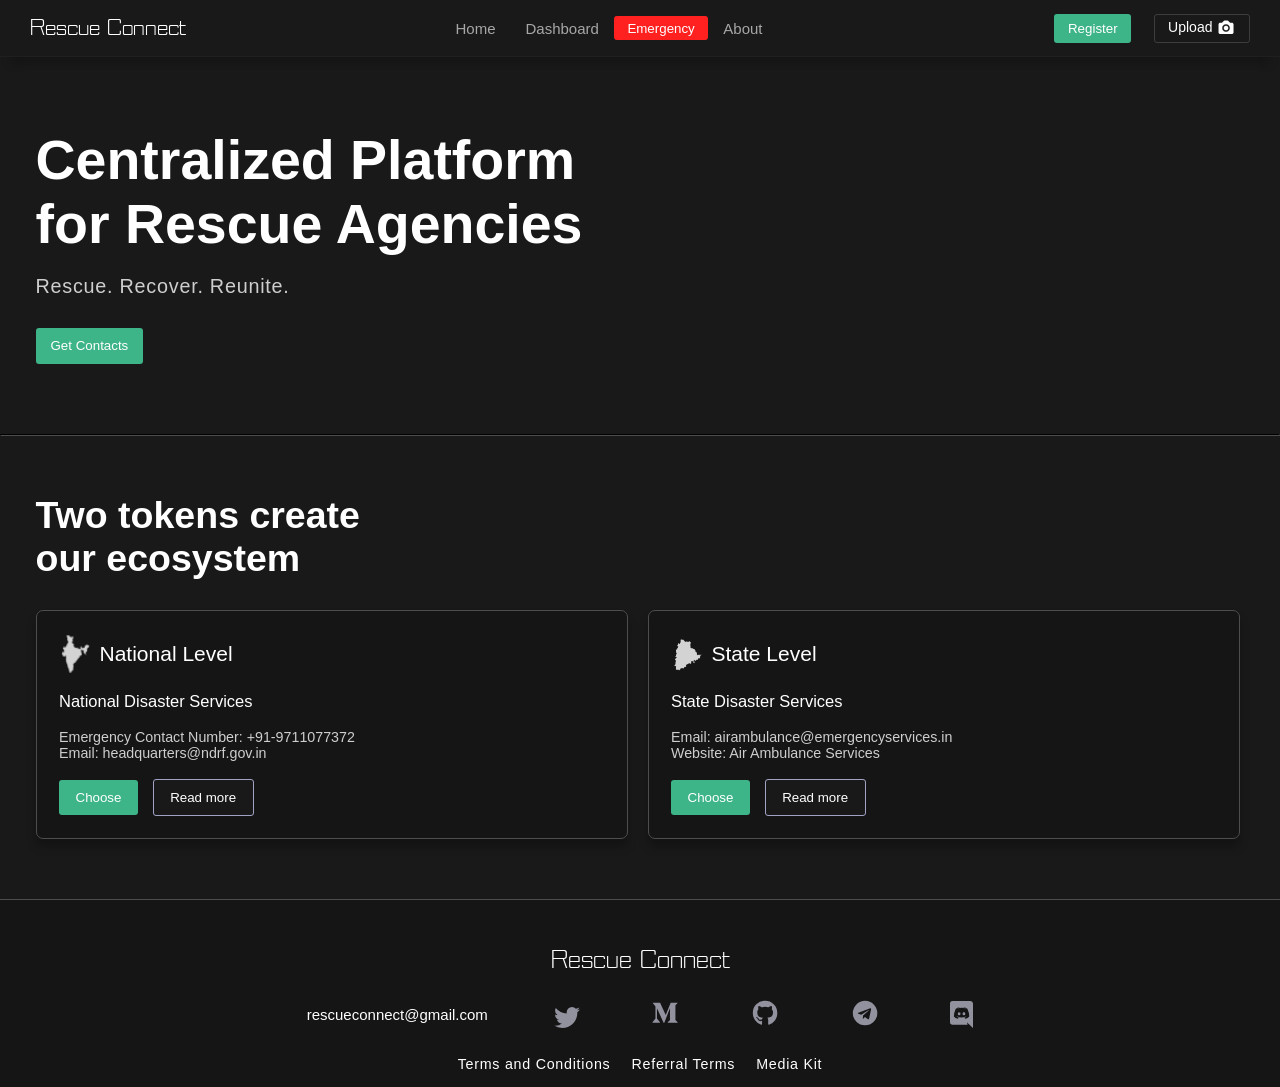
<file: index.html>
<!DOCTYPE html>
<html lang="en">

<head>
  <meta charset="UTF-8">
  <meta name="viewport" content="width=device-width, initial-scale=1.0">
  <title>Home | Rescue Connect</title>

  <link rel="icon" type="image/x-icon" href="./images/favicon.ico">

  <link rel="stylesheet" href="./styles/header.css">
  <link rel="stylesheet" href="./styles/footer.css">
  <link rel="stylesheet" href="./styles/general.css">
  <link rel="stylesheet" href="./styles/utility.css">

  <link rel="stylesheet" href="./styles/page/home.css">

  <script defer src="./script.js"></script>
</head>

<body>
  <header>
    <nav class="sidebar-nav">
      <div class="sidebar-head">
        <a href="./index.html">
          <span class="sidebar-logo-content">
            <span>Rescue Connect</span>
          </span>
        </a>
        <img class="close-menu" src="./images/header/close-menu.svg" alt="Close Sidebar">
      </div>
      <ul>
        <li class="home-link header-link">
          <a href="./index.html">Home</a>
        </li>
        <li class="dashboard-link header-link">
          <a href="./dashboard.html">Dashboard</a>
        </li>
        <li class="emergency-link header-link">
          <a href="./emergency.html">Emergency</a>
        </li>
        <li class="about-link header-link">
          <a href="./about.html">About</a>
        </li>
      </ul>
    </nav>

    <div class="header-left-section">
      <img class="nav-toggle-btn" src="./images/header/menu-hamburger.svg" alt="Menu Toggle">
      <a href="./index.html">
        <span class="header-logo-content">
          <span>Rescue Connect</span>
        </span>
      </a>
    </div>

    <nav class="header-nav">
      <ul>
        <li class="home-link header-link">
          <a href="./index.html">Home</a>
        </li>
        <li class="dashboard-link header-link">
          <a href="./dashboard.html">Dashboard</a>
        </li>
        <button class="primary-btn red-btn">
          <a href="./emergency.html">Emergency</a>
        </button>
        <li class="about-link header-link">
          <a href="./about.html">About</a>
        </li>
      </ul>
    </nav>

    <div class="header-right-section">
      <button class="trade-btn | primary-btn green-btn">
        Register
      </button>
      <button class="connect-btn-large connect-btn | primary-btn black-btn gray-btn">
        <span style="display: flex; gap: 5px;">
          <span style="font-size: 14px;">Upload</span>
          <img class="camera-img" src="./images/home/camera.png">
        </span>
      </button>
      <input type="file" id="camera-input" accept=" .pdf,.doc,.docx,.txt" hidden>
      <button class="connect-btn-small connect-btn | primary-btn black-btn gray-btn">
        <span style="display: flex; gap: 5px;">
          <span style="font-size: 14px;">Upload</span>
          <img class="camera-img" src="./images/home/camera.png">
        </span>
      </button>
    </div>
  </header>

  <main>
    <section class="main-section">
      <div class="container-1 container">
        <h2>Centralized Platform<br> for Rescue Agencies</h2>
        <p>Rescue. Recover. Reunite.</p>
        <button class="primary-btn green-btn home-btn">
          Get Contacts
        </button>
      </div>
    </section>

    <hr>

    <section class="token-section">
      <p class="token-section-heading container">Two tokens create <br> our ecosystem</p>
      <div class="container-1 container">
        <div class="card">
          <div class="card-head">
            <img src="images/india.png">
            <span>National Level</span>
          </div>
          <div class="card-options">
            <p class="card-description">
              National Disaster Services
            </p>
            <p class="card-apr">
              Emergency Contact Number: +91-9711077372
              <br>
              Email: headquarters@ndrf.gov.in
            </p>
            <div class="card-actions">
              <button class="primary-btn green-btn card-btn">Choose</button>
              <button class="primary-btn black-btn card-btn">Read more</button>
            </div>
          </div>
        </div>
        <div class="card">
          <div class="card-head">
            <img src="images/telangana.png">
            <span>State Level</span>
          </div>
          <div class="card-options">
            <p class="card-description">
              State Disaster Services
            </p>
            <p class="card-apr">
              Email: airambulance@emergencyservices.in
              <br>
              Website: Air Ambulance Services
            </p>
            <div class="card-actions">
              <button class="primary-btn green-btn card-btn">Choose</button>
              <button class="primary-btn black-btn card-btn">Read more</button>
            </div>
          </div>
        </div>
      </div>
    </section>
  </main>

  <footer>
    <div class="footer-logo">
      <span>Rescue Connect</span>
    </div>
    <div class="social-links">
      <a href="#">
        rescueconnect@gmail.com
      </a>
      <div>
        <a href="#">
          <img class="twitter-img" src="./images/social-icons/Twitter.svg">
        </a>
        <a href="#">
          <img class="medium-img" src="./images/social-icons/Medium.svg">
        </a>
        <a href="#">
          <img class="github-img" src="./images/social-icons/Github.svg">
        </a>
        <a href="#">
          <img class="telegram-img" src="./images/social-icons/Telegram.svg">
        </a>
        <a href="#">
          <img class="discord-img" src="./images/social-icons/Discord.svg">
        </a>
      </div>
    </div>
    <div class="other-links">
      <a href="">Terms and Conditions</a>
      <a href="">Referral Terms</a>
      <a href="">Media Kit</a>
    </div>
  </footer>
</body>

</html>
</file>
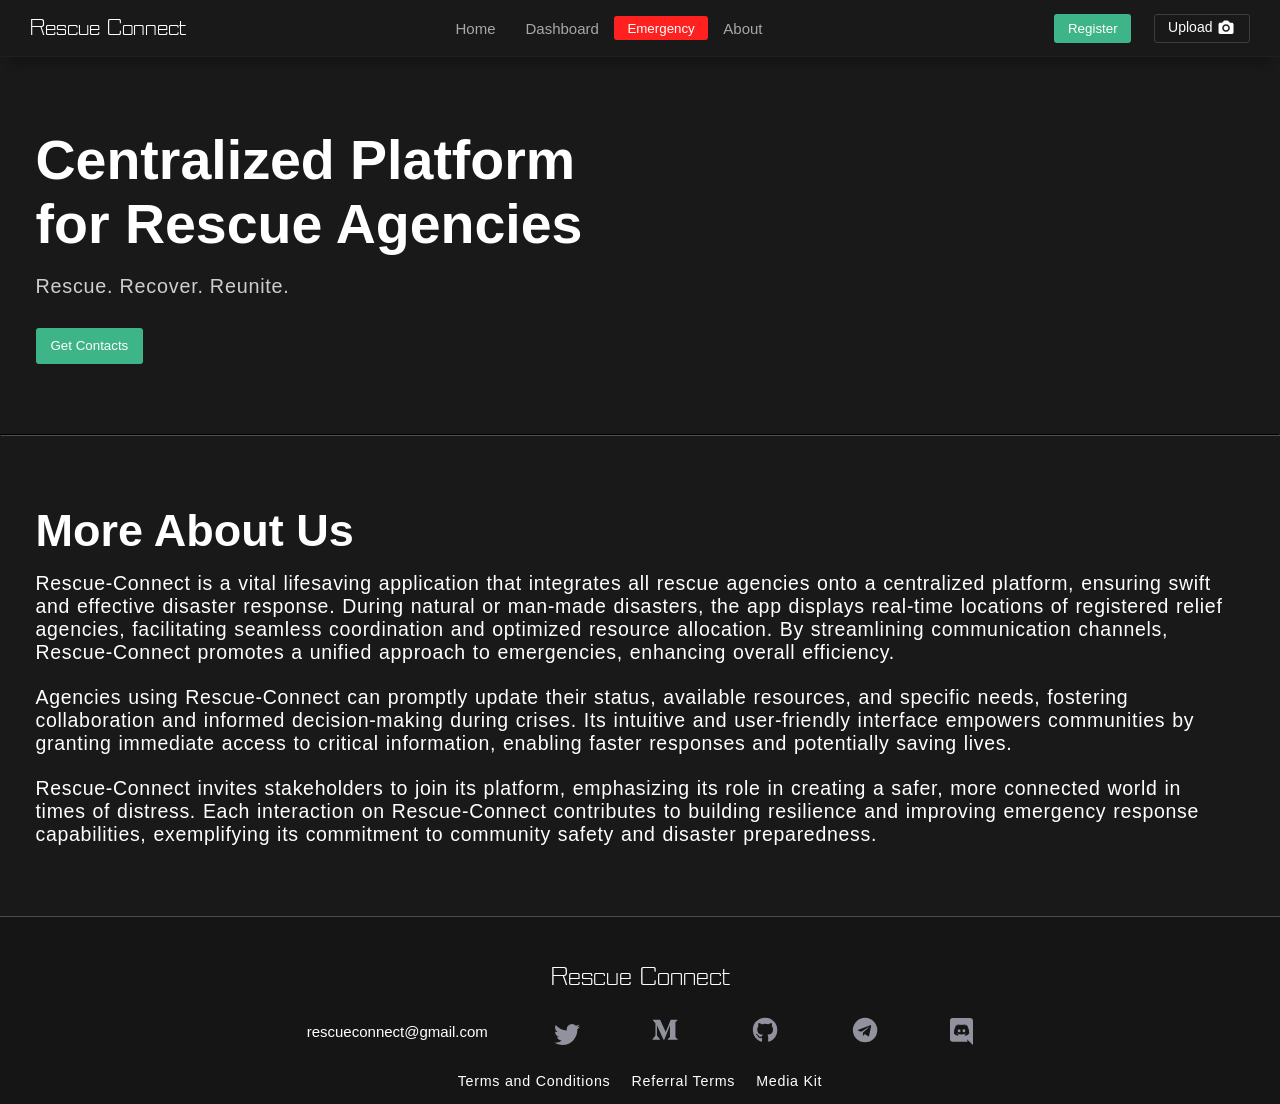
<file: about.html>
<!DOCTYPE html>
<html lang="en">

<head>
  <meta charset="UTF-8">
  <meta name="viewport" content="width=device-width, initial-scale=1.0">
  <title>About | Rescue Connect</title>

  <link rel="icon" type="image/x-icon" href="./images/favicon.ico">

  <link rel="stylesheet" href="./styles/header.css">
  <link rel="stylesheet" href="./styles/footer.css">
  <link rel="stylesheet" href="./styles/general.css">
  <link rel="stylesheet" href="./styles/utility.css">

  <link rel="stylesheet" href="./styles/page/home.css">
  <link rel="stylesheet" href="./styles/page/about.css">

  <script defer src="./script.js"></script>
</head>

<body>
  <header>
    <nav class="sidebar-nav">
      <div class="sidebar-head">
        <a href="./index.html">
          <span class="sidebar-logo-content">
            <span>Rescue Connect</span>
          </span>
        </a>
        <img class="close-menu" src="./images/header/close-menu.svg" alt="Close Sidebar">
      </div>
      <ul>
        <li class="home-link header-link">
          <a href="./index.html">Home</a>
        </li>
        <li class="dashboard-link header-link">
          <a href="./dashboard.html">Dashboard</a>
        </li>
        <li class="emergency-link header-link">
          <a href="./emergency.html">Emergency</a>
        </li>
        <li class="about-link header-link">
          <a href="./about.html">About</a>
        </li>
      </ul>
    </nav>

    <div class="header-left-section">
      <img class="nav-toggle-btn" src="./images/header/menu-hamburger.svg" alt="Menu">
      <a href="./index.html">
        <span class="header-logo-content">
          <span>Rescue Connect</span>
        </span>
      </a>
    </div>

    <nav class="header-nav">
      <ul>
        <li class="home-link header-link">
          <a href="./index.html">Home</a>
        </li>
        <li class="dashboard-link header-link">
          <a href="./dashboard.html">Dashboard</a>
        </li>
        <button class="primary-btn red-btn">
          <a href="./emergency.html">Emergency</a>
        </button>
        <li class="about-link header-link">
          <a href="./about.html">About</a>
        </li>
      </ul>
    </nav>

    <div class="header-right-section">
      <button class="trade-btn | primary-btn green-btn">
        Register
      </button>
      <button class="connect-btn-large connect-btn | primary-btn black-btn gray-btn">
        <span style="display: flex; gap: 5px;">
          <span style="font-size: 14px;">Upload</span>
          <img class="camera-img" src="./images/home/camera.png">
        </span>
      </button>
      <input type="file" id="camera-input" accept=" .pdf,.doc,.docx,.txt" hidden>
      <button class="connect-btn-small connect-btn | primary-btn black-btn gray-btn">
        <span style="display: flex; gap: 5px;">
          <span style="font-size: 14px;">Upload</span>
          <img class="camera-img" src="./images/home/camera.png">
        </span>
      </button>
    </div>
  </header>

  <main>
    <section class="main-section">
      <div class="container-1 container">
        <h2>Centralized Platform<br> for Rescue Agencies</h2>
        <p>Rescue. Recover. Reunite.</p>
        <button class="primary-btn green-btn home-btn">
          Get Contacts
        </button>
      </div>
    </section>

    <hr>

    <section class="main-section about-section">
      <div class="container-1 container">
        <h3>More About Us</h3>
        <div class="about-content">
          <div>
            Rescue-Connect is a vital lifesaving application that integrates all rescue agencies onto a centralized
            platform,
            ensuring swift and effective disaster response. During natural or man-made disasters, the app displays
            real-time
            locations of registered relief agencies, facilitating seamless coordination and optimized resource
            allocation. By
            streamlining communication channels, Rescue-Connect promotes a unified approach to emergencies, enhancing
            overall
            efficiency.
          </div>
          <div>
            Agencies using Rescue-Connect can promptly update their status, available resources, and specific needs,
            fostering
            collaboration and informed decision-making during crises. Its intuitive and user-friendly interface empowers
            communities
            by granting immediate access to critical information, enabling faster responses and potentially saving
            lives.
          </div>
          <div>
            Rescue-Connect invites stakeholders to join its platform, emphasizing its role in creating a safer, more
            connected world
            in times of distress. Each interaction on Rescue-Connect contributes to building resilience and improving
            emergency
            response capabilities, exemplifying its commitment to community safety and disaster preparedness.
          </div>
        </div>
      </div>

    </section>
  </main>

  <footer>
    <div class="footer-logo">
      <!-- <img src="images/romi-finance-logo.png" alt="Logo"> -->
      <span>Rescue Connect</span>
    </div>
    <div class="social-links">
      <a href="#">
        rescueconnect@gmail.com
      </a>
      <div>
        <a href="#">
          <img class="twitter-img" src="./images/social-icons/Twitter.svg">
        </a>
        <a href="#">
          <img class="medium-img" src="./images/social-icons/Medium.svg">
        </a>
        <a href="#">
          <img class="github-img" src="./images/social-icons/Github.svg">
        </a>
        <a href="#">
          <img class="telegram-img" src="./images/social-icons/Telegram.svg">
        </a>
        <a href="#">
          <img class="discord-img" src="./images/social-icons/Discord.svg">
        </a>
      </div>
    </div>
    <div class="other-links">
      <a href="">Terms and Conditions</a>
      <a href="">Referral Terms</a>
      <a href="">Media Kit</a>
    </div>
  </footer>
</body>

</html>
</file>
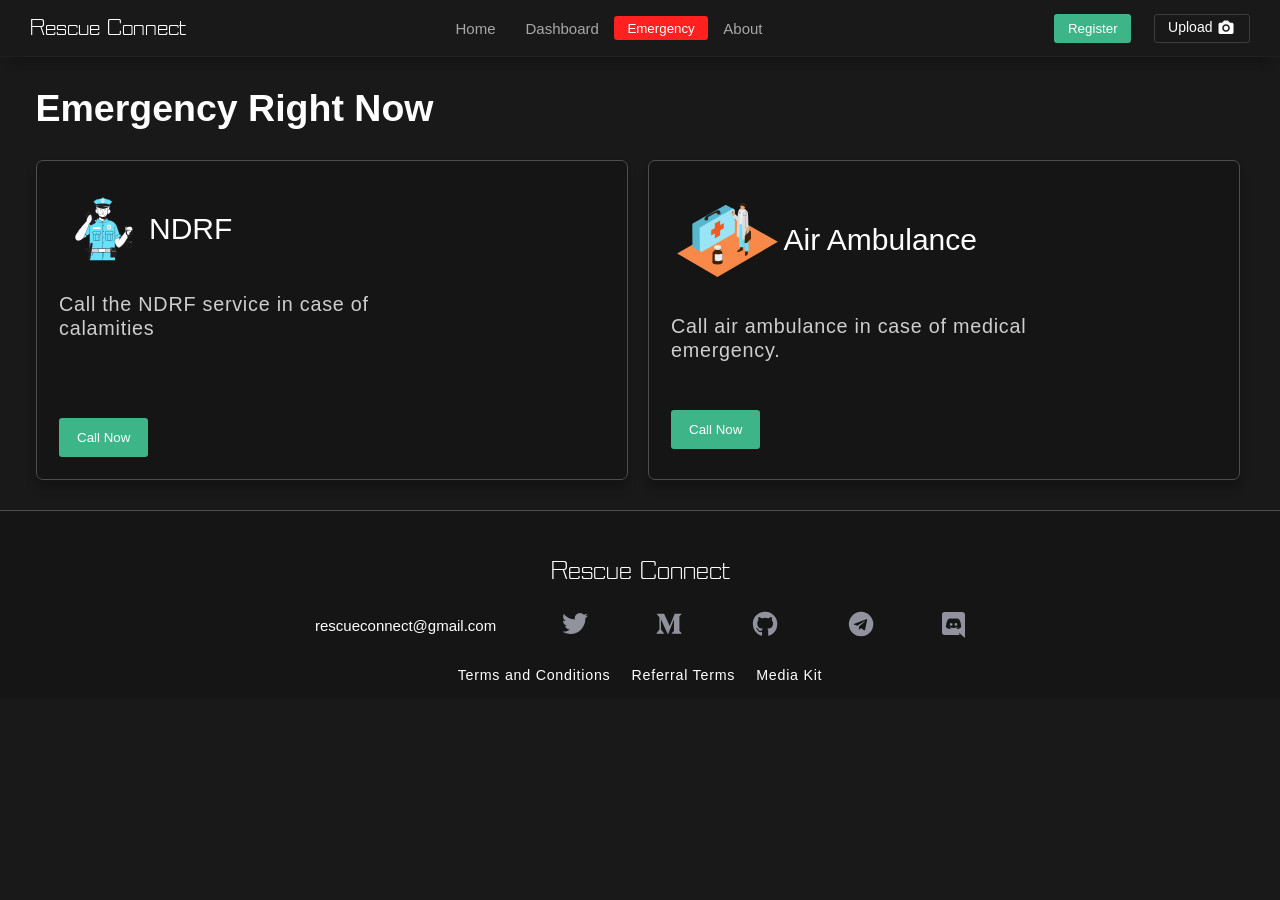
<file: emergency.html>
<!DOCTYPE html>
<html lang="en">

<head>
  <meta charset="UTF-8">
  <meta name="viewport" content="width=device-width, initial-scale=1.0">
  <title>Emergency | Rescue Connect</title>

  <link rel="icon" type="image/x-icon" href="./images/favicon.ico">

  <link rel="stylesheet" href="./styles/header.css">
  <link rel="stylesheet" href="./styles/footer.css">
  <link rel="stylesheet" href="./styles/general.css">
  <link rel="stylesheet" href="./styles/utility.css">

  <link rel="stylesheet" href="./styles/page/home.css">

  <script defer src="./script.js"></script>
</head>

<body>
  <header>
    <nav class="sidebar-nav">
      <div class="sidebar-head">
        <a href="./index.html">
          <span class="sidebar-logo-content">
            <span>Rescue Connect</span>
          </span>
        </a>
        <img class="close-menu" src="./images/header/close-menu.svg" alt="Close Sidebar">
      </div>
      <ul>
        <li class="home-link header-link">
          <a href="./index.html">Home</a>
        </li>
        <li class="dashboard-link header-link">
          <a href="./dashboard.html">Dashboard</a>
        </li>
        <li class="emergency-link header-link">
          <a href="./emergency.html">Emergency</a>
        </li>
        <li class="about-link header-link">
          <a href="./about.html">About</a>
        </li>
      </ul>
    </nav>

    <div class="header-left-section">
      <img class="nav-toggle-btn" src="./images/header/menu-hamburger.svg" alt="Menu Toggle">
      <a href="./index.html">
        <span class="header-logo-content">
          <span>Rescue Connect</span>
        </span>
      </a>
    </div>

    <nav class="header-nav">
      <ul>
        <li class="home-link header-link">
          <a href="./index.html">Home</a>
        </li>
        <li class="dashboard-link header-link">
          <a href="./dashboard.html">Dashboard</a>
        </li>
        <button class="primary-btn red-btn">
          <a href="./emergency.html">Emergency</a>
        </button>
        <li class="about-link header-link">
          <a href="./about.html">About</a>
        </li>
      </ul>
    </nav>

    <div class="header-right-section">
      <button class="trade-btn | primary-btn green-btn">
        Register
      </button>
      <button class="connect-btn-large connect-btn | primary-btn black-btn gray-btn">
        <span style="display: flex; gap: 5px;">
          <span style="font-size: 14px;">Upload</span>
          <img class="camera-img" src="./images/home/camera.png">
        </span>
      </button>
      <input type="file" id="camera-input" accept=" .pdf,.doc,.docx,.txt" hidden>
      <button class="connect-btn-small connect-btn | primary-btn black-btn gray-btn">
        <span style="display: flex; gap: 5px;">
          <span style="font-size: 14px;">Upload</span>
          <img class="camera-img" src="./images/home/camera.png">
        </span>
      </button>
    </div>
  </header>

  <main>
    <section class="main-section">
      <section class="call-section">
        <p class="token-section-heading container">Emergency Right Now</p>
        <div class="container-1 container">
          <div class="card">
            <div class="card-head">
              <img class="call-police-img" src="images/home/police.svg">
              <span>NDRF</span>
            </div>
            <div class="card-options">
              <p class="card-description">Call the NDRF service in case of calamities</p>
              </p>
              <div class="card-actions">
                <button class="primary-btn green-btn" id="call-btn"><a href="tel:+91 9870001118">Call Now</a></button>
                <!-- <button class="primary-btn black-btn card-btn">Read more</button> -->
              </div>
            </div>
          </div>
          <div class="card">
            <div class="card-head">
              <img class="call-ambulance-img" src="images/home/doctor.svg">
              <span>Air Ambulance</span>
            </div>
            <div class="card-options">
              <p class="card-description">Call air ambulance in case of medical emergency.</p>
              <div class="card-actions">
                <button class="primary-btn green-btn " id="call-btn"><a href="tel:+91 8712289614">Call Now</a></button>
                <!-- <button class="primary-btn black-btn card-btn">Read more</button> -->
              </div>
            </div>
          </div>
        </div>
      </section>
    </section>
  </main>

  <footer>
    <div class="footer-logo">
      <span>Rescue Connect</span>
    </div>
    <div class="social-links">
      <a href="#">
        rescueconnect@gmail.com
      </a>
      <a href="#">
        <img class="twitter-img" src="./images/social-icons/Twitter.svg">
      </a>
      <a href="#">
        <img class="medium-img" src="./images/social-icons/Medium.svg">
      </a>
      <a href="#">
        <img class="github-img" src="./images/social-icons/Github.svg">
      </a>
      <a href="#">
        <img class="telegram-img" src="./images/social-icons/Telegram.svg">
      </a>
      <a href="#">
        <img class="discord-img" src="./images/social-icons/Discord.svg">
      </a>
    </div>
    <div class="other-links">
      <a href="">Terms and Conditions</a>
      <a href="">Referral Terms</a>
      <a href="">Media Kit</a>
    </div>
  </footer>
</body>

</html>
</file>
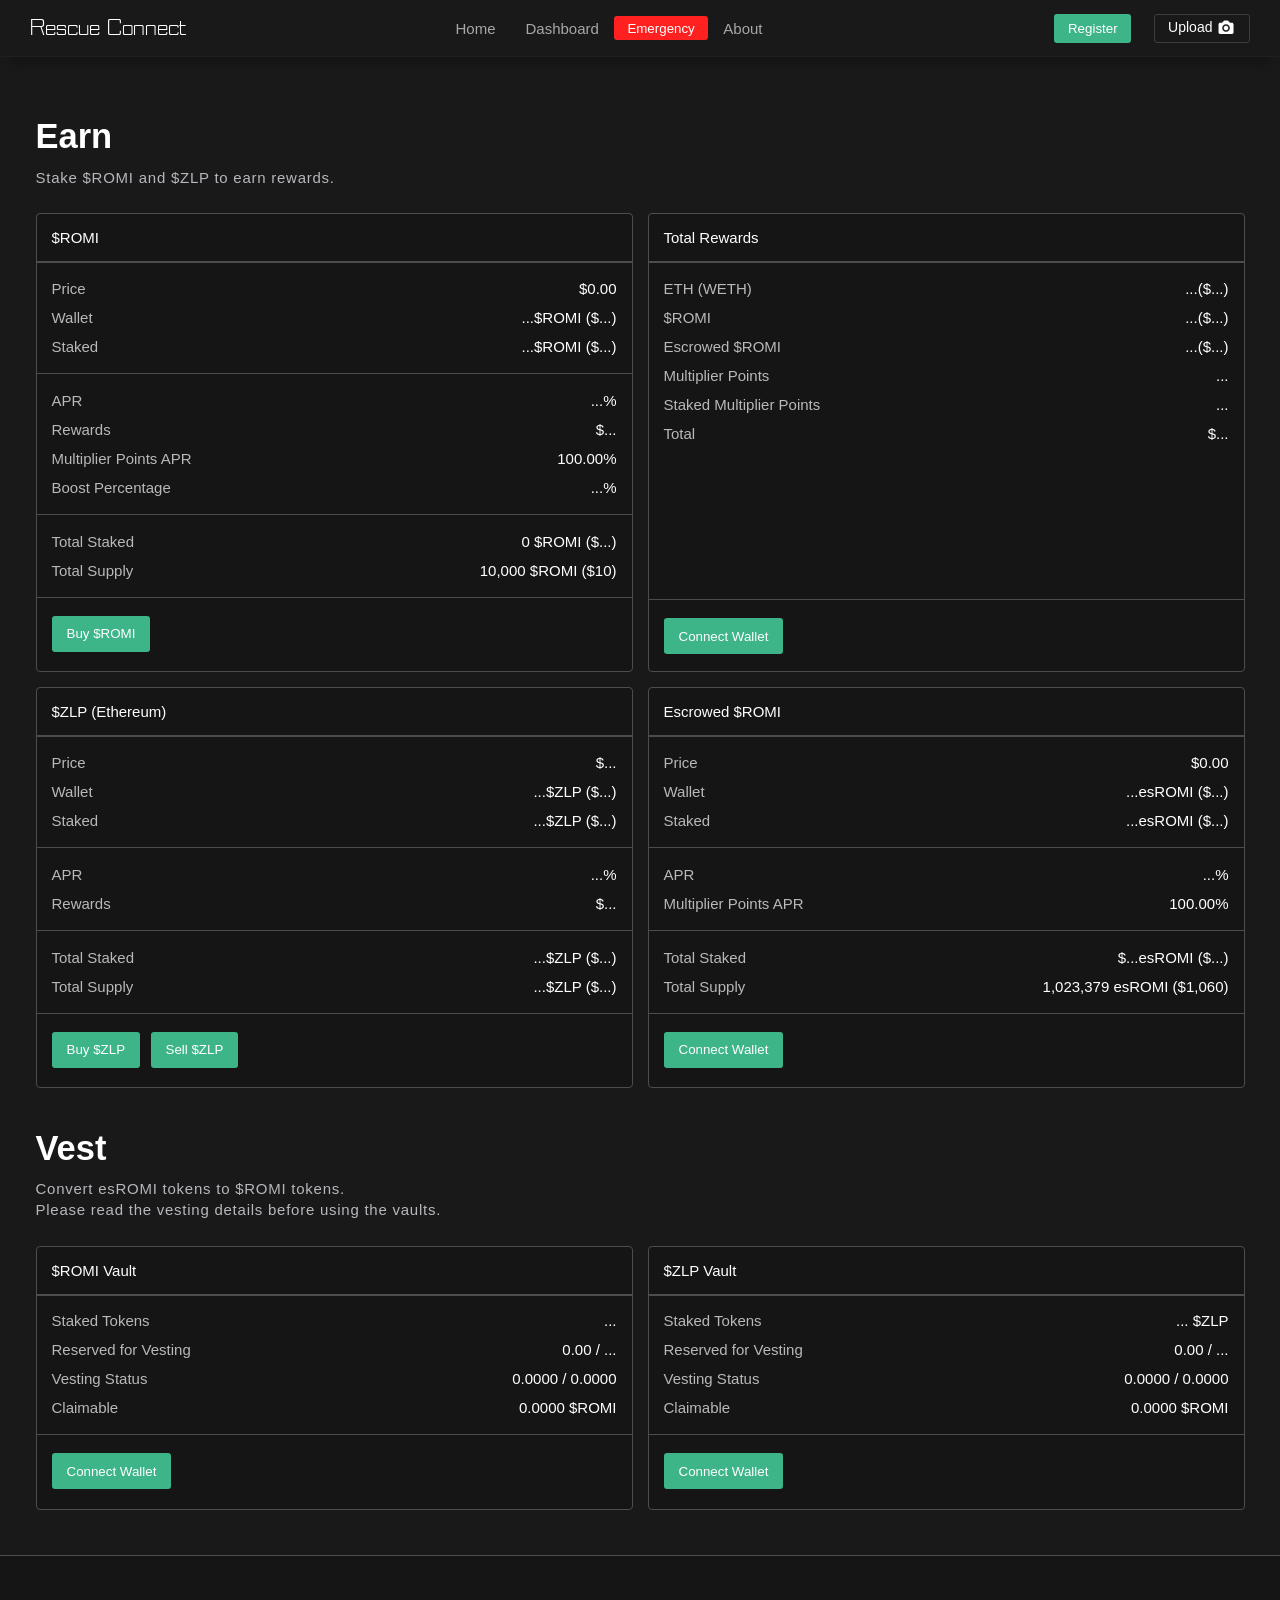
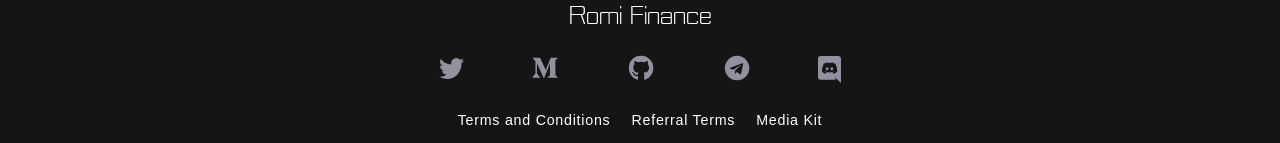
<file: stats.html>
<!DOCTYPE html>
<html lang="en">

<head>
  <meta charset="UTF-8">
  <meta name="viewport" content="width=device-width, initial-scale=1.0">
  <title>Stats | Rescue Connect</title>

  <link rel="icon" type="image/x-icon" href="/images/favicon.ico">

  <link rel="stylesheet" href="./styles/header.css">
  <link rel="stylesheet" href="./styles/footer.css">
  <link rel="stylesheet" href="./styles/general.css">
  <link rel="stylesheet" href="./styles/utility.css">

  <link rel="stylesheet" href="./styles/page/earn.css">

  <script defer src="/script.js"></script>
</head>

<body>
  <header>
    <nav class="sidebar-nav">
      <div class="sidebar-head">
        <a href="./index.html">
          <span class="sidebar-logo-content">
            <span>Rescue Connect</span>
          </span>
        </a>
        <img class="close-menu" src="./images/header/close-menu.svg" alt="Close Sidebar">
      </div>
      <ul>
        <li class="home-link header-link">
          <a href="./index.html">Home</a>
        </li>
        <li class="dashboard-link header-link">
          <a href="./dashboard.html">Dashboard</a>
        </li>
        <li class="emergency-link header-link">
          <a href="./emergency.html">Emergency</a>
        </li>
        <li class="about-link header-link">
          <a href="./about.html">About</a>
        </li>
      </ul>
    </nav>

    <div class="header-left-section">
      <img class="nav-toggle-btn" src="./images/header/menu-hamburger.svg" alt="Menu Toggle">
      <a href="./index.html">
        <span class="header-logo-content">
          <span>Rescue Connect</span>
        </span>
      </a>
    </div>

    <nav class="header-nav">
      <ul>
        <li class="home-link header-link">
          <a href="./index.html">Home</a>
        </li>
        <li class="dashboard-link header-link">
          <a href="./dashboard.html">Dashboard</a>
        </li>
        <button class="primary-btn red-btn">
          <a href="./emergency.html">Emergency</a>
        </button>
        <li class="about-link header-link">
          <a href="./about.html">About</a>
        </li>
      </ul>
    </nav>

    <div class="header-right-section">
      <button class="trade-btn | primary-btn green-btn">
        Register
      </button>
      <button class="connect-btn-large connect-btn | primary-btn black-btn gray-btn">
        <span style="display: flex; gap: 5px;">
          <span style="font-size: 14px;">Upload</span>
          <img class="camera-img" src="./images/home/camera.png">
        </span>
      </button>
      <input type="file" id="camera-input" accept=" .pdf,.doc,.docx,.txt" hidden>
      <button class="connect-btn-small connect-btn | primary-btn black-btn gray-btn">
        <span style="display: flex; gap: 5px;">
          <span style="font-size: 14px;">Upload</span>
          <img class="camera-img" src="./images/home/camera.png">
        </span>
      </button>
    </div>
  </header>

  <main>
    <section class="earn-section">
      <div class="earn-head">
        <div class="earn-heading">
          <p>Earn</p>
        </div>
        <p>Stake $ROMI and $ZLP to earn rewards.</p>
      </div>
      <div class="wrapper-1 wrapper">
        <div class="earn-romi card">
          <p class="romi-heading">$ROMI</p>
          <div class="romi-content">
            <div class="details">
              <p>Price</p>
              <p>$0.00</p>
            </div>
            <div class="details">
              <p>Wallet</p>
              <p>...$ROMI ($...)</p>
            </div>
            <div class="details">
              <p>Staked</p>
              <p>...$ROMI ($...)</p>
            </div>
            <div class="card-break-line"></div>
            <div class="details">
              <p>APR</p>
              <p>...%</p>
            </div>
            <div class="details">
              <p>Rewards</p>
              <p>$...</p>
            </div>
            <div class="details">
              <p>Multiplier Points APR</p>
              <p>100.00%</p>
            </div>
            <div class="details">
              <p>Boost Percentage</p>
              <p>...%</p>
            </div>
            <div class="card-break-line"></div>
            <div class="details">
              <p>Total Staked</p>
              <p>0 $ROMI ($...)</p>
            </div>
            <div class="details">
              <p>Total Supply</p>
              <p>10,000 $ROMI ($10)</p>
            </div>
            <div class="card-break-line"></div>
            <div class="details">
              <button class="primary-btn green-btn home-btn">Buy $ROMI</button>
            </div>
          </div>
        </div>
        <div class="earn-total-rewards card">
          <p class="total-rewards-heading">Total Rewards</p>
          <div class="total-rewards-content">
            <div class="details">
              <p>ETH (WETH)</p>
              <p>...($...)</p>
            </div>
            <div class="details">
              <p>$ROMI</p>
              <p>...($...)</p>
            </div>
            <div class="details">
              <p>Escrowed $ROMI</p>
              <p>...($...)</p>
            </div>
            <div class="details">
              <p>Multiplier Points</p>
              <p>...</p>
            </div>
            <div class="details">
              <p>Staked Multiplier Points</p>
              <p>...</p>
            </div>
            <div class="details">
              <p>Total</p>
              <p>$...</p>
            </div>
          </div>
          <div class="card-break-line"></div>
          <div class="details">
            <button class="primary-btn green-btn home-btn">Connect Wallet</button>
          </div>
        </div>
      </div>
      <div class="wrapper-2 wrapper">
        <div class="earn-zlp card">
          <p class="earn-zlp-heading">$ZLP (Ethereum)</p>
          <div class="earn-zlp-content">
            <div class="details">
              <p>Price</p>
              <p>$...</p>
            </div>
            <div class="details">
              <p>Wallet</p>
              <p>...$ZLP ($...)</p>
            </div>
            <div class="details">
              <p>Staked</p>
              <p>...$ZLP ($...)</p>
            </div>
            <div class="card-break-line"></div>
            <div class="details">
              <p>APR</p>
              <p>...%</p>
            </div>
            <div class="details">
              <p>Rewards</p>
              <p>$...</p>
            </div>
            <div class="card-break-line"></div>
            <div class="details">
              <p>Total Staked</p>
              <p>...$ZLP ($...)</p>
            </div>
            <div class="details">
              <p>Total Supply</p>
              <p>...$ZLP ($...)</p>
            </div>
            <div class="card-break-line"></div>
            <div class="zlp-button details">
              <button class="primary-btn green-btn home-btn">Buy $ZLP</button>
              <button class="primary-btn green-btn home-btn">Sell $ZLP</button>
            </div>
          </div>
        </div>
        <div class="earn-escrowed card">
          <p class="earn-escrowed-heading">Escrowed $ROMI</p>
          <div class="earn-escrowed-content">
            <div class="details">
              <p>Price</p>
              <p>$0.00</p>
            </div>
            <div class="details">
              <p>Wallet</p>
              <p>...esROMI ($...)</p>
            </div>
            <div class="details">
              <p>Staked</p>
              <p>...esROMI ($...)</p>
            </div>
            <div class="card-break-line"></div>
            <div class="details">
              <p>APR</p>
              <p>...%</p>
            </div>
            <div class="details">
              <p>Multiplier Points APR</p>
              <p>100.00%</p>
            </div>
            <div class="card-break-line"></div>
            <div class="details">
              <p>Total Staked</p>
              <p>$...esROMI ($...)</p>
            </div>
            <div class="details">
              <p>Total Supply</p>
              <p>1,023,379 esROMI ($1,060)</p>
            </div>
            <div class="card-break-line"></div>
            <div class="details">
              <button class="primary-btn green-btn home-btn">Connect Wallet</button>
            </div>
          </div>
        </div>
      </div>
    </section>

    <section class="vest-section">
      <div class="vest-head">
        <div class="vest-heading">
          <p>Vest</p>
        </div>
        <p>Convert esROMI tokens to $ROMI tokens.</p>
        <p>Please read the vesting details before using the vaults.</p>
      </div>
      <div class="wrapper-3 wrapper">
        <div class="vest-romi card">
          <p class="vest-romi-heading">$ROMI Vault</p>
          <div class="vest-romi-content">
            <div class="details">
              <p>Staked Tokens</p>
              <p>...</p>
            </div>
            <div class="details">
              <p>Reserved for Vesting</p>
              <p>0.00 / ...</p>
            </div>
            <div class="details">
              <p>Vesting Status</p>
              <p>0.0000 / 0.0000</p>
            </div>
            <div class="details">
              <p>Claimable</p>
              <p>0.0000 $ROMI</p>
            </div>
            <div class="card-break-line"></div>
            <div class="details">
              <button class="primary-btn green-btn home-btn">Connect Wallet</button>
            </div>
          </div>
        </div>
        <div class="vest-zlp card">
          <p class="vest-zlp-heading">$ZLP Vault</p>
          <div class="vest-zlp-content">
            <div class="details">
              <p>Staked Tokens</p>
              <p>... $ZLP</p>
            </div>
            <div class="details">
              <p>Reserved for Vesting</p>
              <p>0.00 / ...</p>
            </div>
            <div class="details">
              <p>Vesting Status</p>
              <p>0.0000 / 0.0000</p>
            </div>
            <div class="details">
              <p>Claimable</p>
              <p>0.0000 $ROMI</p>
            </div>
            <div class="card-break-line"></div>
            <div class="details">
              <button class="primary-btn green-btn home-btn">Connect Wallet</button>
            </div>
          </div>
        </div>
      </div>
    </section>
  </main>

  <footer>
    <div class="footer-logo">
      <span>Romi Finance</span>
    </div>
    <div class="social-links">
      <a href="#">
        <img class="twitter-img" src="images/social-icons/Twitter.svg">
      </a>
      <a href="#">
        <img class="medium-img" src="images/social-icons/Medium.svg">
      </a>
      <a href="#">
        <img class="github-img" src="images/social-icons/Github.svg">
      </a>
      <a href="#">
        <img class="telegram-img" src="images/social-icons/Telegram.svg">
      </a>
      <a href="#">
        <img class="discord-img" src="images/social-icons/Discord.svg">
      </a>
    </div>
    <div class="other-links">
      <a href="">Terms and Conditions</a>
      <a href="">Referral Terms</a>
      <a href="">Media Kit</a>
    </div>
  </footer>
</body>

</html>
</file>
<file: styles/header.css>
header {
  display: flex;
  justify-content: space-between;
  align-items: center;
  height: 3.8rem;
  border-bottom: 0.7px solid rgb(31, 31, 31);
  overflow: hidden;
  padding: 0.7rem 2rem;
  box-shadow: 0px 17px 9px -10px rgba(0, 0, 0, 0.2);
}
.header-left-section {
  display: flex;
  align-items: center;
  white-space: nowrap;
}
.nav-toggle-btn {
  display: none;
}

.header-logo-content {
  display: flex;
  align-items: center;
}
.header-logo-content img {
  height: 2.5rem;
}
.header-logo-content span {
  font-family: "ff-logo", sans-serif, Arial;
  font-size: 1.5rem;
}

.header-nav ul {
  display: flex;
  align-items: center;
}
.header-nav ul li,
.sidebar-nav ul li {
  list-style: none;
  padding: 0 1rem;
}
.header-nav li a,
.sidebar-nav li a {
  color: rgb(167, 167, 169);
}
.header-nav li a:hover,
.sidebar-nav li a:hover {
  color: rgb(238, 238, 238);
}
/* .header-nav ul .emergency-link a {
  color: rgb(255, 25, 25);
}
.header-nav ul .emergency-link a:hover {
  color: white
} */

.sidebar-nav {
  display: none;
  opacity: 0;
}
.sidebar-nav ul .emergency-link a {
  color: red;
}
.sidebar-nav ul .emergency-link a:hover {
  color: white;
}

.header-right-section {
  display: flex;
}
.header-right-section button {
  margin-left: 1.5rem;
}
.connect-btn {
  display: flex;
  align-items: center;
  justify-content: center;
  column-gap: 0.3rem;
}
.connect-btn-large {
  display: flex;
}
.connect-btn-small {
  display: none;
}
.camera-img {
    height: 18px;
  }
.header-logo-content, .sidebar-logo-content {
  color: transparent;
}

@media (max-width: 1300px) {
  .nft-link,
  .buy-link,
  .referrals-link {
    display: none;
  }
}
@media (max-width: 1024px) {
  header {
    padding: 0.9rem 1rem 0.9rem 1.7rem;
  }
  .header-nav {
    display: none;
  }

  .sidebar-nav {
    display: flex;
    justify-content: flex-start;
    flex-direction: column;
    padding: 1rem 0;
    position: fixed;
    width: 20.7rem;
    left: -100%;
    top: 0;
    bottom: 0;
    opacity: 1;
    background-color: rgba(25, 25, 25, 0.87);
    box-shadow: 0.8rem 0.3rem 0.6rem rgba(0, 0, 0, 0.15);
    transition: 0.25s all ease-in-out;
    backdrop-filter: blur(1.2rem);
  }
  .open-nav {
    left: 0;
  }
  .sidebar-head {
    display: flex;
    padding-left: 0.4rem;
    align-items: center;
    justify-content: space-between;
  }
  .sidebar-logo-content {
    display: flex;
    align-items: center;
  }
  .sidebar-logo-content img {
    height: 2rem;
  }
  .sidebar-logo-content span {
    font-family: "ff-logo", sans-serif, Arial;
    font-size: 0.9rem;
  }
  .close-menu {
    height: 1.35rem;
    padding-right: 1.5rem;
  }
  .nav-toggle-btn {
    display: block;
    width: 1.2rem;
    margin-right: 1rem;
  }
  .header-logo-content img {
    height: 1.8rem;
  }
  .header-logo-content span {
    font-size: 1rem;
  }
  .header-right-section button {
    margin-left: 1rem;
  }
  .sidebar-nav ul {
    padding: 0.7rem 0;
  }
  .nft-link .stake-link {
    margin-bottom: 0rem;
  }
  ul .earn-link {
    margin-top: 0;
  }
  .header-link {
    display: block;
    font-size: 0.95rem;
    font-weight: 200;
    margin: 2rem 0;
  }
  .header-link a,
  .nft-link li {
    color: rgb(167, 167, 169);
  }

  .connect-btn-large {
    display: none;
  }
  .connect-btn-small {
    display: flex;
  }
}
@media (max-width: 768) {
}
@media (max-width: 500px) {
  header {
    padding: 0.7rem 0.8rem;
  }
  .header-right-section button {
    margin-left: 0.5rem;
  }
}
@media (max-width: 425px) {
  header {
    padding: 0.7rem 0.6rem;
  }
  .nav-toggle-btn {
    width: 1rem;
    margin-right: 0.2rem;
  }
  .camera-img {
    display: none;
  }
  .header-right-section button {
    padding: 0.3rem 0.3rem;
  }
}
@media (max-width: 350px) {
  .connect-btn-small img {
    display: none;
  }
}
@media (max-width: 320px) {
  .header-right-section button {
    padding: 0.3rem 0.1rem;
  }
}
</file>
<file: styles/footer.css>
footer {
  border-top: 1px solid rgb(77, 77, 78);
  background-color: rgb(21, 21, 21);
  width: 100%;
  padding-top: 3rem;
}
.footer-logo {
  display: flex;
  align-items: center;
  justify-content: center;
}
.footer-logo img {
  height: 6rem;
}
.footer-logo span {
  font-family: "ff-logo", sans-serif, Arial;
  font-size: 1.7rem;
}

.social-links {
  padding-top: 1.5rem;
  display: flex;
  align-items: center;
  justify-content: center;
}
.social-links a {
  margin: 0 2.2rem;
}
.social-links .medium-img,
.social-links .github-img,
.social-links .telegram-img {
  height: 2rem;
}
.social-links .twitter-img {
  height: 1.4rem;
}
.social-links .discord-img {
  margin-top: 0.2rem;
  height: 1.75rem;
}

.other-links {
  padding-top: 1.7rem;
  padding-bottom: 1rem;
  display: flex;
  justify-content: center;
}
.other-links a {
  font-size: 0.95rem;
  letter-spacing: 0.05rem;
  margin: 0 0.7rem;
}

@media (max-width: 900px) {
  .social-links a {
    margin: 0 1rem;
  }
}
@media (max-width: 580px) {
  footer {
    padding-top: 1.7rem;
  }
  .social-links a {
    margin: 0 0.7rem;
  }
  .other-links, .social-links {
    flex-direction: column;
    row-gap: 0.5rem;
    align-items: center;
    padding-top: 1.2rem;
  }
}
</file>
<file: styles/general.css>
@font-face {
  font-family: "ff-logo";
  src: url(fonts/Nesobrite-Book.ttf);
}

*,
:after,
:before {
  box-sizing: border-box;
  padding: 0;
  margin: 0;
}
* {
  color: white;
  text-decoration: none;
}
html {
  font-size: 15px;
}
body {
  background-color: rgb(25, 25, 25);
  font-family: sans-serif;
}
hr {
  border-color: rgb(77, 77, 78);
  left: 0;
  right: 0;
  position: absolute;
  overflow: hidden;
}
</file>
<file: styles/utility.css>
.primary-btn {
  color: white;
  padding: 0.3rem 0.9rem;
  outline: none;
  border: 0;
  border-radius: 3px;
  cursor: pointer;
  transition: 0.15s all;
}

.green-btn {
  background-color: rgb(62, 180, 137);
}
.green-btn:hover {
  background-color: rgb(32, 122, 89);
}

.black-btn {
  border: 1px solid rgb(160, 163, 196);
  background-color: rgb(25, 25, 25);
}
.black-btn:hover {
  background-color: rgb(37, 38, 41);
}

.red-btn {
  background-color: rgb(255, 32, 32);
}
.red-btn:hover {
  background-color: rgb(255, 84, 84);
}

.gray-btn {
  border-color: rgb(61, 61, 61);
}

.vertical-line {
  display: inline-block;
  width: 0.5px;
  height: 1.3rem;
  background: rgb(61, 61, 61);
}

.home-btn {
  padding: 0.7rem 1rem;
}

/* using container class for every item that needs to be in the center and not exceed a certain width */
.container {
  max-width: 85rem;
  padding-left: 2.2rem;
  padding-right: 2.2rem;
  margin: 0 auto;
}

.card {
  background-color: rgb(25, 25, 25);
  border: 1px solid rgb(77, 77, 78);
  border-radius: 4px;
}

/* earn.html */
.card-break-line {
  height: 1px;
  width: 100%;
  background-color: rgb(77, 77, 78);
  margin: 0.8rem 0;
}

/* Romi Chart Styling */
.romi-chart-img-main {
  height: 13rem;
  z-index: 1;
}
.romi-chart-circle {
  position: relative;
}
.romi-chart-text {
  position: absolute;
  left: 4.1rem;
  top: 6rem;

  z-index: 2;
}

/* Romi Tooltip Styling */
.romi-tooltip-bottom {
  position: absolute;
  top: 7rem;
  left: 7rem;
  opacity: 0;
  padding: 0.7rem;
  border-radius: 2px;
  background-color: rgb(11, 11, 16);
  font-size: 0.9rem;
  white-space: nowrap;
  transition: all 0.15s linear;
}
.romi-chart-circle:hover .romi-tooltip-bottom {
  opacity: 1;
  transform: translate(-1rem, 0);
}
.romi-tooltip-bottom::before {
  content: "";
}

.romi-tooltip-top {
  position: absolute;
  top: 2.5rem;
  left: 1rem;
  opacity: 0;
  padding: 0.7rem;
  border-radius: 2px;
  background-color: rgb(11, 11, 16);
  font-size: 0.9rem;
  white-space: nowrap;
  transition: all 0.15s linear;
}
.romi-chart-circle:hover .romi-tooltip-top {
  opacity: 1;
  transform: translate(-1rem, 0);
}
.romi-tooltip-top::before {
  content: "";
}

/* ZLP Chart Styling */
.zlp-chart {
  display: flex;
  position: relative;
  column-gap: 0.2rem;
  margin: 0 1.7rem;
}
.zlp-chart-left {
  position: relative;
  width: 5rem;
  height: 10rem;
  border-bottom-left-radius: 5rem;
  border-top-left-radius: 5rem;
  border: 0.6rem solid rgb(39, 117, 202);
  border-right: 0;
  box-sizing: border-box;
}
.zlp-chart-text {
  position: absolute;
  top: 4.5rem;
  left: 2.5rem;
}
.zlp-chart-right {
  position: relative;
  width: 5rem;
  height: 10rem;
  border-bottom-right-radius: 5rem;
  border-top-right-radius: 5rem;
  border: 0.6rem solid rgb(96, 98, 166);
  border-left: 0;
  box-sizing: border-box;
}

/* ZLP Tooltip Styling */
.chart {
  appearance: none;
  cursor: pointer;
}
.zlp-tooltip-left {
  position: absolute;
  top: 1rem;
  left: -2rem;
  opacity: 0;
  padding: 0.7rem;
  border-radius: 2px;
  background-color: rgb(11, 11, 16);
  font-size: 0.9rem;
  white-space: nowrap;
  transition: all 0.15s linear;
}
.zlp-chart-left:hover .zlp-tooltip-left {
  opacity: 1;
  transform: translate(-1rem, 0);
}
.zlp-tooltip-left::before {
  content: "";
}

.zlp-tooltip-right {
  position: absolute;
  top: 6rem;
  right: -2rem;
  opacity: 0;
  padding: 0.7rem;
  border-radius: 2px;
  background-color: rgb(11, 11, 16);
  font-size: 0.9rem;
  white-space: nowrap;
  transition: all 0.15s linear;
}
.zlp-chart-right:hover .zlp-tooltip-right {
  opacity: 1;
  transform: translate(1rem, 0);
}
</file>
<file: styles/page/home.css>
.main-section .container-1 {
  padding-top: 4.7rem;
  padding-bottom: 4.7rem;
}
.main-section .container-1 h2 {
  padding-bottom: 1.2rem;
  font-size: 3.7rem;
}
.main-section .container-1 p {
  font-size: 1.32rem;
  line-height: 1.6rem;
  letter-spacing: 0.05rem;
  padding-bottom: 2rem;
  color: rgb(206, 206, 206);
  max-width: 27rem;
}

.main-section .container-2 {
  display: flex;
  flex-wrap: wrap;
  justify-content: space-between;
  width: 100%;
  padding-top: 4.5rem;
  padding-bottom: 5.5rem;
}
.main-section .container-2 .card {
  display: flex;
  align-items: center;
  width: 100%;
  max-width: 25rem;
  padding: 2.2rem 0;
  margin: 1rem 0;
  border-radius: 4px;
  border: 1px solid rgb(40, 40, 40);
  box-shadow: 0 0.7rem 0.8rem rgba(0, 0, 0, 0.2);
}
.main-section .container-2 .card img {
  margin-left: 1.7rem;
  margin-right: 2.5rem;
}
.main-section .container-2 .card .card-content {
  display: flex;
  flex-direction: column;
}
.main-section .container-2 .card .card-content p {
  font-size: 1rem;
  color: rgb(206, 206, 206);
}
.main-section .container-2 .card .card-content span {
  font-size: 1.75rem;
  padding-top: 0.2rem;
  padding-bottom: 0.2rem;
}

.benifits-section .container-1 {
  display: flex;
  /* align-items: center; */
  justify-content: space-between;
  flex-wrap: wrap;
  padding-top: 4rem;
  padding-bottom: 4rem;
}
.benifits-section .container-1 > div {
  padding: 1.55rem 0;
}
.benifits-section .card-head {
  display: flex;
  align-items: center;
  padding-bottom: 1rem;
}
.benifits-section .card-head span {
  font-size: 1.5rem;
  padding-left: 0.9rem;
}
.benifits-section .card-description {
  display: block;
  font-size: 1.1rem;
  color: rgb(206, 206, 206);
  letter-spacing: 0.03rem;
  max-width: 20rem;
}

.token-section {
  padding-top: 4rem;
  padding-bottom: 4rem;
}
.call-section {
  padding-top: 2rem;
  padding-bottom: 2rem;
}
.token-section-heading,
.call-section-heading {
  font-size: 2.5rem;
  font-weight: bold;
  margin-bottom: 2rem;
}
.token-section .container-1,
.call-section .container-1 {
  display: grid;
  padding-top: 0;
  padding-bottom: 0;
  grid-column-gap: 1rem;
  grid-template-columns: 1fr 1fr;
}
.token-section .container-1 .card,
.call-section .container-1 .card {
  padding: 1.5rem;
  max-width: 39.5rem;
  background-color: rgb(21, 21, 21);
  border: 1px solid rgb(77, 77, 78);
  border-radius: 7px;
  box-shadow: 0 8px 10px rgba(0, 0, 0, 0.25);
}
.token-section .container-1 .card .card-head,
.call-section .container-1 .card .card-head {
  display: flex;
  align-items: center;
}

.token-section .container .card .card-head img {
  height: 2.7rem;
  width: 2.7rem;
  padding-right: 0.5rem;
}
.card-head .call-police-img {
  height: 6rem;
  width: 6rem;
}
.card-head .call-ambulance-img {
  height: 7.5rem;
  width: 7.5rem;
}
.token-section .container-1 .card .card-head span {
  font-size: 1.4rem;
}
.call-section .container-1 .card .card-head span {
  font-size: 2rem;
}
.token-section .card-description,
.call-section .card-description {
  font-size: 1.1rem;
  padding-top: 1.2rem;
}
.token-section .card-apr,
.call-section .card-apr {
  font-size: 0.95rem;
  color: rgb(206, 206, 206);
  padding-top: 1.2rem;
}
.token-section .card-btn,
.call-section .card-btn {
  padding: 0.65rem 1.1rem;
  margin-right: 0.7rem;
}
.token-section .card-actions,
.call-section .card-actions {
  padding-top: 1.2rem;
}

/* Emergency */
#call-btn {
  padding: 12px 18px;
}

@media (max-width: 1000px) {
  .token-section .card-actions,
  .call-section .card-actions {
    display: flex;
    flex-direction: column;
  }
  .token-section .card-btn,
  .call-section .card-btn {
    margin-right: 0;
  }
  .token-section .card-btn:first-of-type,
  .call-section .card-btn:first-of-type {
    margin-bottom: 0.7rem;
  }
}
@media (max-width: 750px) {
  .token-section .container-1,
  .call-section .container-1 {
    display: grid;
    grid-row-gap: 1rem;
    grid-template-columns: 1fr;
  }
}
@media (max-width: 605px) {
  .container {
    padding-left: 1.2rem;
    padding-right: 1.2rem;
  }
}
@media (max-width: 500px) {
  .main-section .container-1 h2 {
    font-size: 2.8rem;
  }
}
@media (max-width: 425px) {
  .main-section .container-1 h2 {
    font-size: 2.7rem;
  }
  .main-section .container-1 p {
    font-size: 1.2rem;
  }
}
@media (max-width: 320px) {
  .main-section .container-1 h2 {
    font-size: 2rem;
  }
  .main-section .container-1 p {
    font-size: 1rem;
  }
}
</file>
<file: styles/page/about.css>
.about-section .container-1 h3 {
  padding-bottom: 1rem;
  font-size: 3rem;
}
.about-content {
  display: flex;
  align-items: center;
  justify-content: center;
}
.about-content {
  display: flex;
  flex-direction: column;
  gap: 22px;
  font-size: 1.3rem;
  word-spacing: 0.8px;
  letter-spacing: 0.7px;
  max-width: 110ch;
}
</file>
<file: styles/page/earn.css>
main {
  padding-left: 2.2rem;
  padding-right: 2.2rem;
  max-width: 85rem;
  margin: 0 auto;
}
.earn-head,
.vest-head {
  margin-top: 4rem;
}
.earn-heading,
.vest-heading {
  padding-bottom: 0.7rem;
}
.earn-heading p,
.vest-heading p {
  font-size: 2.3rem;
  font-weight: bold;
  padding-right: 0.5rem;
}
.earn-head > p,
.vest-head > p {
  letter-spacing: 0.05rem;
  color: rgb(183, 183, 189);
  line-height: 1.4rem;
}
.wrapper {
  padding-top: 1.7rem;
  display: grid;
  grid-template-columns: 1fr 1fr;
  grid-gap: 1rem;
}
.card {
  background-color: rgb(21, 21, 21);
}
.romi-heading,
.total-rewards-heading,
.earn-zlp-heading,
.earn-escrowed-heading,
.vest-romi-heading,
.vest-zlp-heading {
  padding: 1rem;
  border-bottom: 2px solid rgb(77, 77, 78);
}
.romi-content,
.total-rewards-content,
.earn-zlp-content,
.earn-escrowed-content,
.vest-romi-content,
.vest-zlp-content {
  padding: 0.7rem 0;
  flex: 1;
}
.total-rewards-content {
  padding-bottom: 9.3rem;
}
.details {
  display: flex;
  justify-content: space-between;
  padding: 0.4rem 1rem;
}
.details > p:first-child {
  color: rgb(185, 185, 185);
}
.details > button {
  margin-bottom: 0.2rem;
}

.wrapper-2 {
  padding-top: 1rem;
}
.zlp-button {
  justify-content: flex-start;
  column-gap: 0.7rem;
}

.vest-section {
  padding-top: 1.7rem;
  padding-bottom: 3rem;
}
.vest-head {
  margin-top: 1rem;
}

@media (max-width: 900px) {
  .wrapper-1,
  .wrapper-2,
  .wrapper-3,
  .wrapper-4 {
    grid-template-columns: 1fr;
  }
}
</file>
